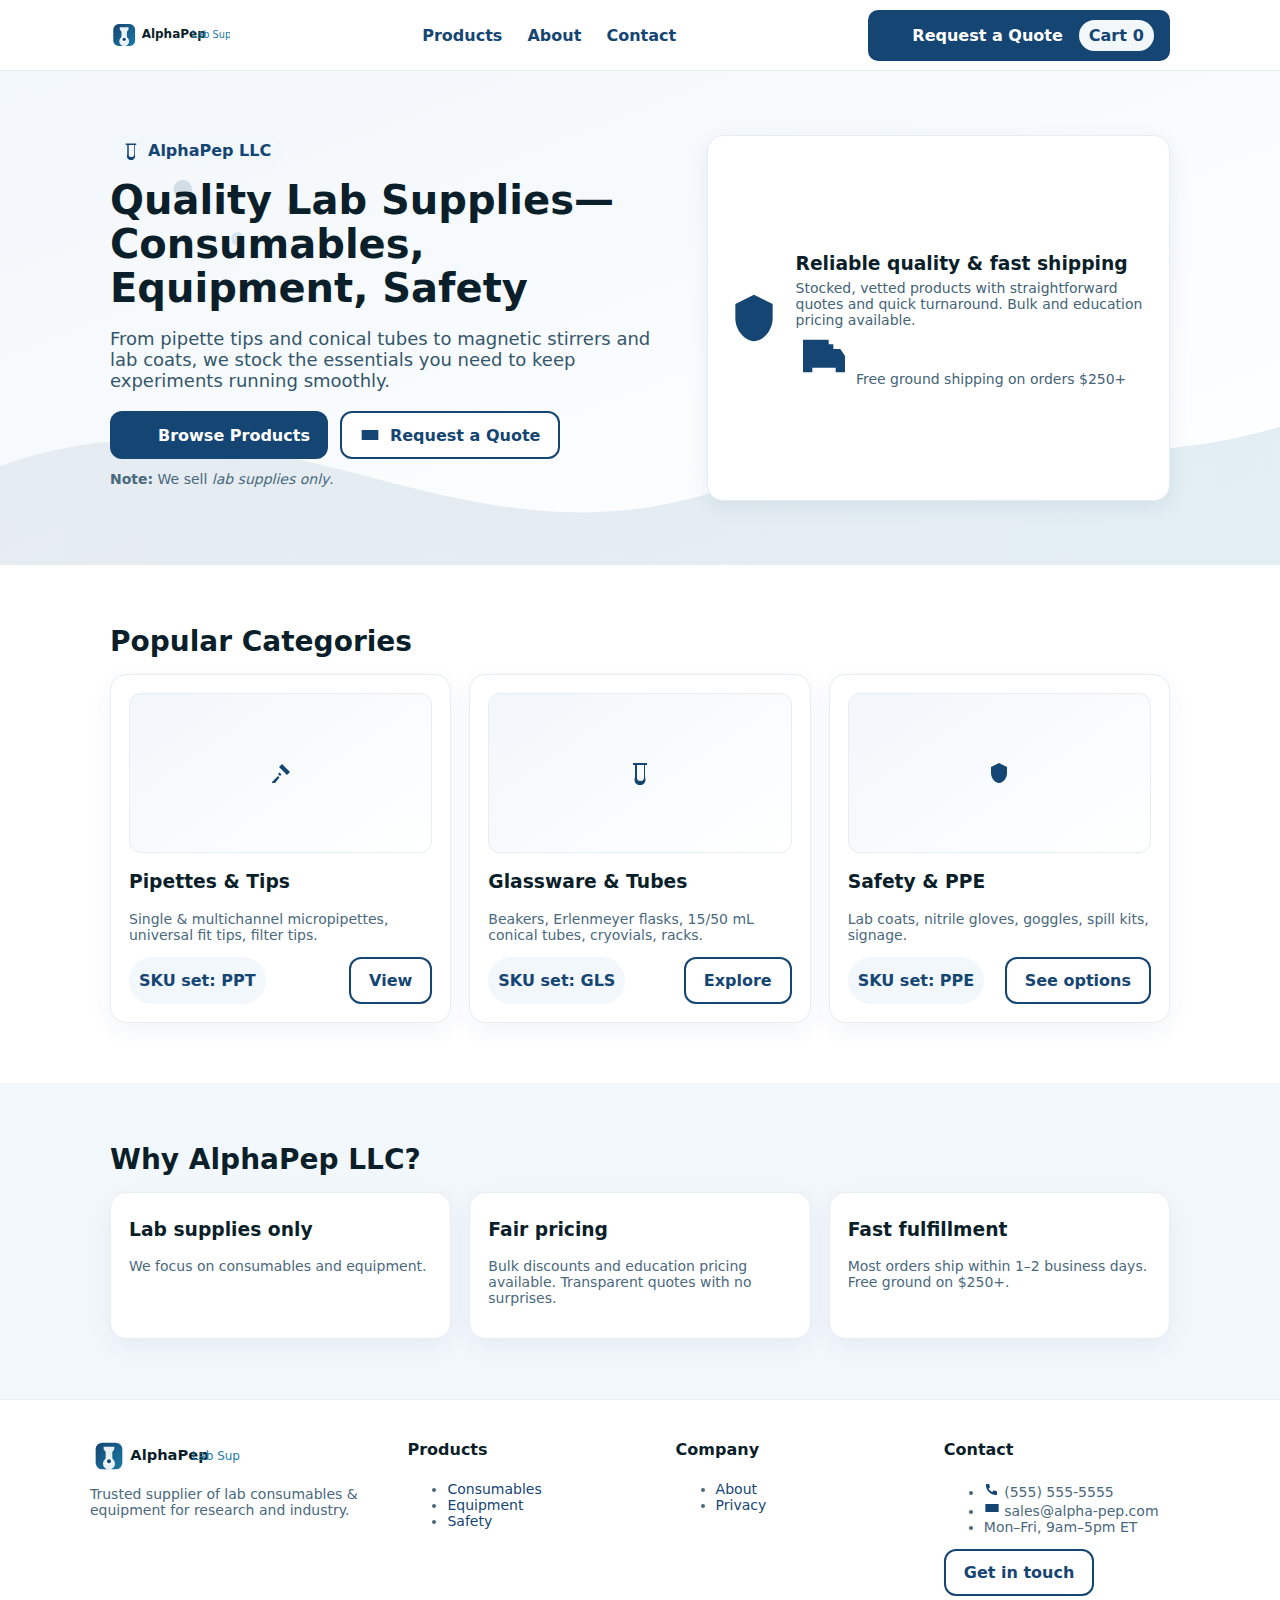
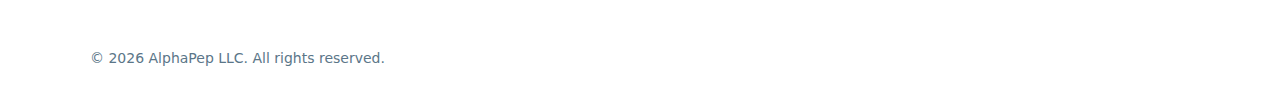
<file: index.html>
<!doctype html>
<html lang="en">
<head>
  <meta charset="utf-8">
  <meta name="viewport" content="width=device-width, initial-scale=1">
  <title>Lab Supplies for Research & Industry | AlphaPep LLC</title>
  <meta name="description" content="AlphaPep LLC is a lab supply company providing reliable consumables, basic equipment, and safety products.">
  <link rel="icon" href="/assets/img/favicon.svg" type="image/svg+xml">
  <link rel="apple-touch-icon" href="/assets/img/apple-touch-icon.png">
  <link rel="manifest" href="/site.webmanifest">
  <link href="/assets/css/styles.css" rel="stylesheet">
  <meta name="theme-color" content="#154573">
  <script defer src="/assets/js/main.js"></script>
  <script type="application/ld+json">
  {
    "@context": "https://schema.org",
    "@type": "Organization",
    "name": "AlphaPep LLC",
    "url": "https://alpha-pep.com",
    "logo": "/assets/img/logo.svg",
    "sameAs": [],
    "description": "Supplier of laboratory consumables and equipment."
  }
  </script>
</head>
<body>
<header>
  <div class="container nav">
    <a class="logo" href="/"><img src="/assets/img/logo.svg" alt="AlphaPep LLC logo" width="120" height="28"></a>
    <nav class="links" aria-label="Primary">
      <a href="/products.html">Products</a>
      <a href="/about.html">About</a>
      <a href="/contact.html">Contact</a>
    </nav>
    <a class="cta" href="/contact.html">
      <img src="/assets/img/icons/shield.svg" alt="" width="20" height="20"> Request a Quote
      <span class="badge" style="margin-left:8px;">Cart <span data-cart-count>0</span></span>
    </a>
  </div>
</header>

<main class="hero">
  <div class="container">
    <div class="inner">
      <div>
        <span class="tag"><img src="/assets/img/icons/beaker.svg" alt="" width="18" height="18"> AlphaPep LLC</span>
        <h1>Quality Lab Supplies—<br>Consumables, Equipment, Safety</h1>
        <p class="lead">From pipette tips and conical tubes to magnetic stirrers and lab coats, we stock the essentials you need to keep experiments running smoothly.</p>
        <div class="btns">
          <a class="btn primary" href="/products.html"><img src="/assets/img/icons/microscope.svg" alt="" width="20" height="20"> Browse Products</a>
          <a class="btn ghost" href="/contact.html"><img src="/assets/img/icons/mail.svg" alt="" width="20" height="20"> Request a Quote</a>
        </div>
        <p class="small" style="margin-top:12px;"><strong>Note:</strong> We sell <em>lab supplies only</em>.</p>
      </div>
      <div class="hero-card">
        <img src="/assets/img/icons/shield.svg" alt="" width="56" height="56">
        <div>
          <h3>Reliable quality & fast shipping</h3>
          <p>Stocked, vetted products with straightforward quotes and quick turnaround. Bulk and education pricing available.</p>
          <p class="small"><img src="/assets/img/icons/shipping.svg" alt="" width="16" height="16"> Free ground shipping on orders $250+</p>
        </div>
      </div>
    </div>
  </div>
</main>

<section class="section">
  <div class="container">
    <h2>Popular Categories</h2>
    <div class="grid-3 products">
      <div class="card product-card">
        <div class="thumb"><img src="/assets/img/icons/pipette.svg" alt=""></div>
        <div>
          <h3>Pipettes & Tips</h3>
          <p class="small">Single & multichannel micropipettes, universal fit tips, filter tips.</p>
          <div class="actions">
            <span class="badge">SKU set: PPT</span>
            <a class="btn ghost" href="/products.html#consumables">View</a>
          </div>
        </div>
      </div>
      <div class="card product-card">
        <div class="thumb"><img src="/assets/img/icons/beaker.svg" alt=""></div>
        <div>
          <h3>Glassware & Tubes</h3>
          <p class="small">Beakers, Erlenmeyer flasks, 15/50 mL conical tubes, cryovials, racks.</p>
          <div class="actions">
            <span class="badge">SKU set: GLS</span>
            <a class="btn ghost" href="/products.html#consumables">Explore</a>
          </div>
        </div>
      </div>
      <div class="card product-card">
        <div class="thumb"><img src="/assets/img/icons/shield.svg" alt=""></div>
        <div>
          <h3>Safety & PPE</h3>
          <p class="small">Lab coats, nitrile gloves, goggles, spill kits, signage.</p>
          <div class="actions">
            <span class="badge">SKU set: PPE</span>
            <a class="btn ghost" href="/products.html#safety">See options</a>
          </div>
        </div>
      </div>
    </div>
  </div>
</section>

<section class="section" style="background: var(--bg-soft);">
  <div class="container">
    <h2>Why AlphaPep LLC?</h2>
    <div class="grid-3">
      <div class="card">
        <h3>Lab supplies only</h3>
        <p class="small">We focus on consumables and equipment.</p>
      </div>
      <div class="card">
        <h3>Fair pricing</h3>
        <p class="small">Bulk discounts and education pricing available. Transparent quotes with no surprises.</p>
      </div>
      <div class="card">
        <h3>Fast fulfillment</h3>
        <p class="small">Most orders ship within 1–2 business days. Free ground on $250+.</p>
      </div>
    </div>
  </div>
</section>

<footer>
  <div class="container footer-inner">
    <div>
      <img src="/assets/img/logo.svg" width="150" height="32" alt="AlphaPep LLC">
      <p class="small" style="margin-top:10px;">Trusted supplier of lab consumables & equipment for research and industry.</p>
      <!-- Removed notice that mentioned peptides/chemicals/drugs -->
    </div>
    <div>
      <h4>Products</h4>
      <ul class="small">
        <li><a href="/products.html#consumables">Consumables</a></li>
        <li><a href="/products.html#equipment">Equipment</a></li>
        <li><a href="/products.html#safety">Safety</a></li>
      </ul>
    </div>
    <div>
      <h4>Company</h4>
      <ul class="small">
        <li><a href="/about.html">About</a></li>
        <li><a href="/privacy.html">Privacy</a></li>
      </ul>
    </div>
    <div>
      <h4>Contact</h4>
      <ul class="small">
        <li><img src="/assets/img/icons/phone.svg" alt="" width="16" height="16"> (555) 555-5555</li>
        <li><img src="/assets/img/icons/mail.svg" alt="" width="16" height="16"> sales@alpha-pep.com</li>
        <li>Mon–Fri, 9am–5pm ET</li>
      </ul>
      <a class="btn ghost" href="/contact.html">Get in touch</a>
    </div>
  </div>
  <div class="container footer-bottom">
    © <span id="year"></span> AlphaPep LLC. All rights reserved.
  </div>
</footer>
<script>
  document.getElementById('year').textContent = new Date().getFullYear();
</script>
</body>
</html>
</file>
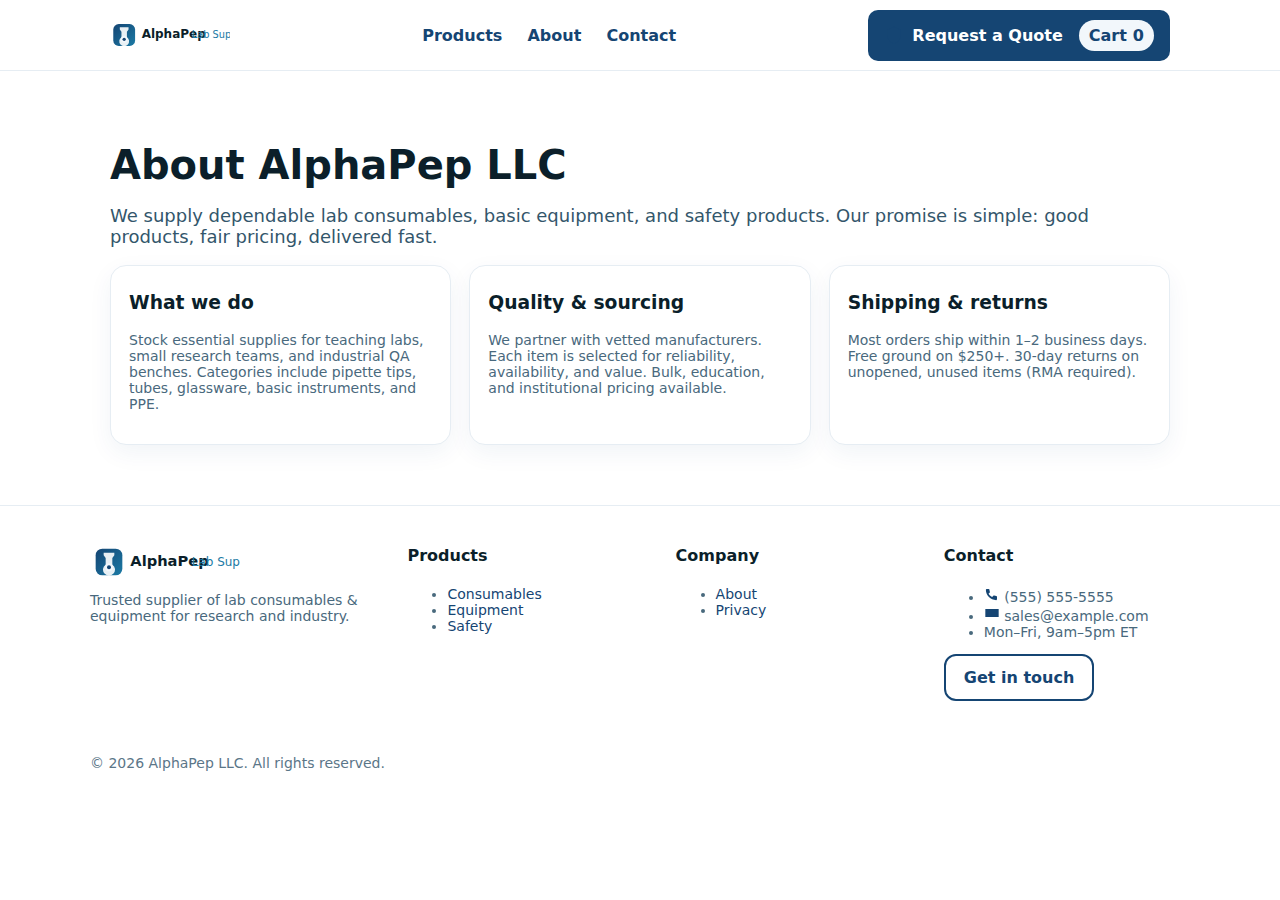
<file: about.html>
<!doctype html>
<html lang="en"><head>
  <meta charset="utf-8"><meta name="viewport" content="width=device-width,initial-scale=1">
  <title>About | AlphaPep LLC</title>
  <meta name="description" content="Learn about AlphaPep LLC—mission, quality standards, and what we do.">
  <link rel="icon" href="/assets/img/favicon.svg" type="image/svg+xml">
  <link rel="apple-touch-icon" href="/assets/img/apple-touch-icon.png">
  <link rel="manifest" href="/site.webmanifest">
  <link href="/assets/css/styles.css" rel="stylesheet">
  <meta name="theme-color" content="#154573">
  <script defer src="/assets/js/main.js"></script>
  <script type="application/ld+json">{
  "@context": "https://schema.org",
  "@type": "Organization",
  "name": "AlphaPep LLC",
  "url": "https://alpha-pep.com",
  "logo": "/assets/img/logo.svg",
  "sameAs": [],
  "description": "Supplier of laboratory consumables, basic equipment, and safety products."
}</script>
</head><body>
<header><div class="container nav">
  <a class="logo" href="/"><img src="/assets/img/logo.svg" alt="AlphaPep LLC logo" width="120" height="28"></a>
  <nav class="links" aria-label="Primary">
    <a href="/products.html">Products</a>
    <a href="/about.html">About</a>
    <a href="/contact.html">Contact</a>
  </nav>
  <a class="cta" href="/contact.html"><img src="/assets/img/icons/shield.svg" alt="" width="20" height="20"> Request a Quote
    <span class="badge" style="margin-left:8px;">Cart <span data-cart-count>0</span></span></a>
</div></header>

<main class="section"><div class="container">
  <h1>About AlphaPep LLC</h1>
  <p class="lead">We supply dependable lab consumables, basic equipment, and safety products. Our promise is simple: good products, fair pricing, delivered fast.</p>
  <div class="grid-3">
    <div class="card"><h3>What we do</h3><p class="small">Stock essential supplies for teaching labs, small research teams, and industrial QA benches. Categories include pipette tips, tubes, glassware, basic instruments, and PPE.</p></div>
    <div class="card"><h3>Quality & sourcing</h3><p class="small">We partner with vetted manufacturers. Each item is selected for reliability, availability, and value. Bulk, education, and institutional pricing available.</p></div>
    <div class="card"><h3>Shipping & returns</h3><p class="small">Most orders ship within 1–2 business days. Free ground on $250+. 30-day returns on unopened, unused items (RMA required).</p></div>
  </div>
</div></main>

<footer>
  <div class="container footer-inner">
    <div>
      <img src="/assets/img/logo.svg" width="150" height="32" alt="AlphaPep LLC">
      <p class="small" style="margin-top:10px;">Trusted supplier of lab consumables & equipment for research and industry.</p>
    </div>
    <div><h4>Products</h4><ul class="small">
      <li><a href="/products.html#consumables">Consumables</a></li>
      <li><a href="/products.html#equipment">Equipment</a></li>
      <li><a href="/products.html#safety">Safety</a></li>
    </ul></div>
    <div><h4>Company</h4><ul class="small">
      <li><a href="/about.html">About</a></li>
      <li><a href="/privacy.html">Privacy</a></li>
    </ul></div>
    <div><h4>Contact</h4><ul class="small">
      <li><img src="/assets/img/icons/phone.svg" alt="" width="16" height="16"> (555) 555-5555</li>
      <li><img src="/assets/img/icons/mail.svg" alt="" width="16" height="16"> sales@example.com</li>
      <li>Mon–Fri, 9am–5pm ET</li>
    </ul><a class="btn ghost" href="/contact.html">Get in touch</a></div>
  </div>
  <div class="container footer-bottom">© <span id="year"></span> AlphaPep LLC. All rights reserved.</div>
</footer>
<script>document.getElementById('year').textContent=new Date().getFullYear();</script>
</body></html>
</file>
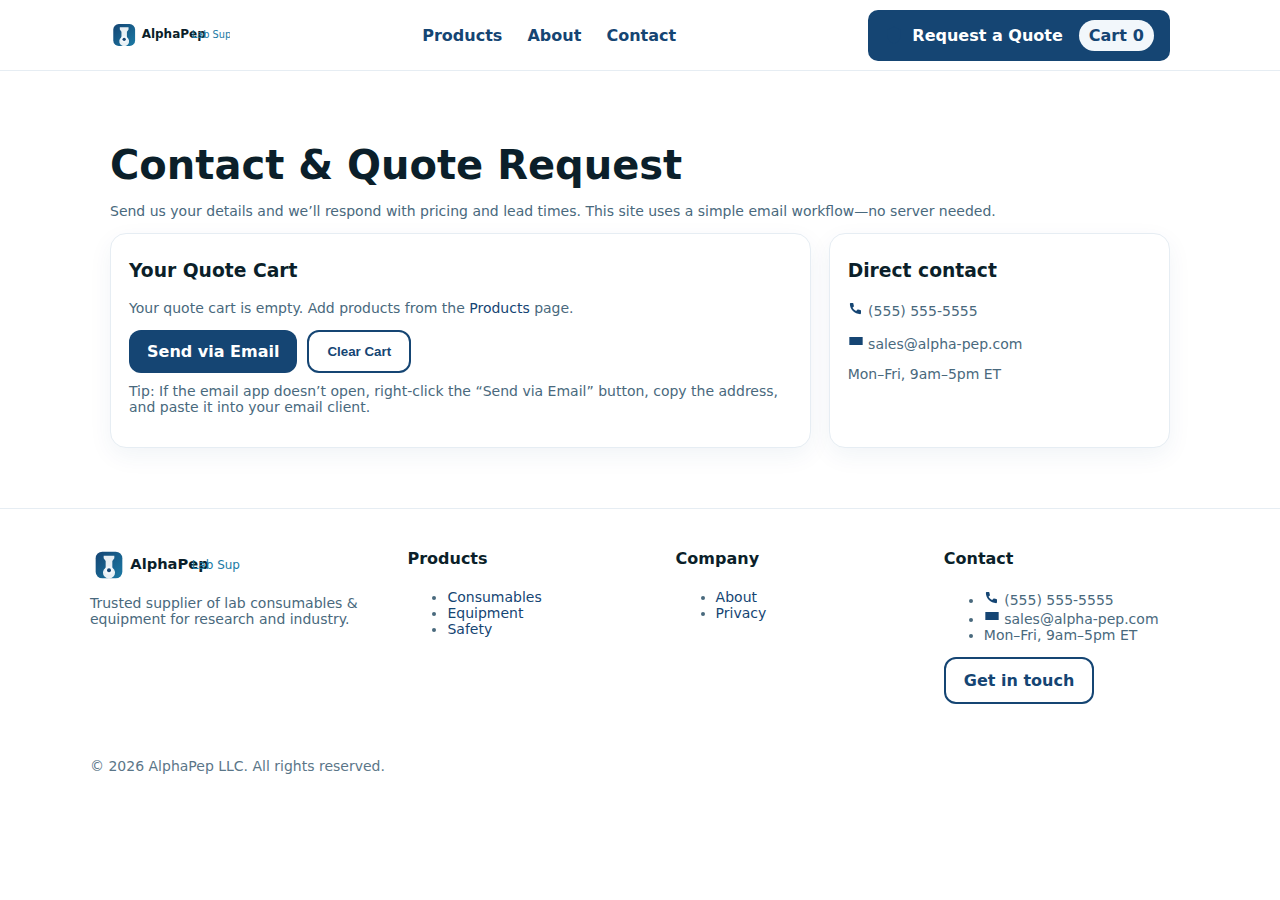
<file: contact.html>
<!doctype html>
<html lang="en">
<head>
  <meta charset="utf-8">
  <meta name="viewport" content="width=device-width, initial-scale=1">
  <title>Contact & Quotes | AlphaPep LLC</title>
  <meta name="description" content="Contact AlphaPep LLC for quotes and support. Send your quote cart via email (no server needed).">
  <link rel="icon" href="/assets/img/favicon.svg" type="image/svg+xml">
  <link rel="apple-touch-icon" href="/assets/img/apple-touch-icon.png">
  <link rel="manifest" href="/site.webmanifest">
  <link href="/assets/css/styles.css" rel="stylesheet">
  <meta name="theme-color" content="#154573">
  <script defer src="/assets/js/main.js"></script>
  <script type="application/ld+json">
  {
    "@context": "https://schema.org",
    "@type": "Organization",
    "name": "AlphaPep LLC",
    "url": "https://alpha-pep.com",
    "logo": "/assets/img/logo.svg",
    "sameAs": [],
    "description": "Supplier of laboratory consumables and equipment."
  }
  </script>
</head>
<body>
<header>
  <div class="container nav">
    <a class="logo" href="/"><img src="/assets/img/logo.svg" alt="AlphaPep LLC logo" width="120" height="28"></a>
    <nav class="links" aria-label="Primary">
      <a href="/products.html">Products</a>
      <a href="/about.html">About</a>
      <a href="/contact.html">Contact</a>
    </nav>
    <a class="cta" href="/contact.html">
      <img src="/assets/img/icons/shield.svg" alt="" width="20" height="20"> Request a Quote
      <span class="badge" style="margin-left:8px;">Cart <span data-cart-count>0</span></span>
    </a>
  </div>
</header>

<main class="section">
  <div class="container">
    <h1>Contact & Quote Request</h1>
    <p class="small">Send us your details and we’ll respond with pricing and lead times. This site uses a simple email workflow—no server needed.</p>

    <div class="grid-3">
      <div class="card" style="grid-column: span 2;">
        <h3>Your Quote Cart</h3>
        <div id="quote-list" class="small"></div>
        <div style="display:flex; gap:10px; margin-top:12px;">
          <a id="quote-mailto" class="btn primary" href="#">Send via Email</a>
          <button class="btn ghost" onclick="clearCart()">Clear Cart</button>
        </div>
        <p class="small" style="margin-top:10px;">Tip: If the email app doesn’t open, right-click the “Send via Email” button, copy the address, and paste it into your email client.</p>
      </div>
      <div class="card">
        <h3>Direct contact</h3>
        <p class="small"><img src="/assets/img/icons/phone.svg" alt="" width="16" height="16"> (555) 555-5555</p>
        <p class="small"><img src="/assets/img/icons/mail.svg" alt="" width="16" height="16"> sales@alpha-pep.com</p>
        <p class="small">Mon–Fri, 9am–5pm ET</p>
      </div>
    </div>
  </div>
</main>

<footer>
  <div class="container footer-inner">
    <div>
      <img src="/assets/img/logo.svg" width="150" height="32" alt="AlphaPep LLC">
      <p class="small" style="margin-top:10px;">Trusted supplier of lab consumables & equipment for research and industry.</p>
      <!-- Removed notice that mentioned peptides/chemicals/drugs -->
    </div>
    <div>
      <h4>Products</h4>
      <ul class="small">
        <li><a href="/products.html#consumables">Consumables</a></li>
        <li><a href="/products.html#equipment">Equipment</a></li>
        <li><a href="/products.html#safety">Safety</a></li>
      </ul>
    </div>
    <div>
      <h4>Company</h4>
      <ul class="small">
        <li><a href="/about.html">About</a></li>
        <li><a href="/privacy.html">Privacy</a></li>
      </ul>
    </div>
    <div>
      <h4>Contact</h4>
      <ul class="small">
        <li><img src="/assets/img/icons/phone.svg" alt="" width="16" height="16"> (555) 555-5555</li>
        <li><img src="/assets/img/icons/mail.svg" alt="" width="16" height="16"> sales@alpha-pep.com</li>
        <li>Mon–Fri, 9am–5pm ET</li>
      </ul>
      <a class="btn ghost" href="/contact.html">Get in touch</a>
    </div>
  </div>
  <div class="container footer-bottom">
    © <span id="year"></span> AlphaPep LLC. All rights reserved.
  </div>
</footer>
<script>
  document.getElementById('year').textContent = new Date().getFullYear();
</script>
</body>
</html>
</file>
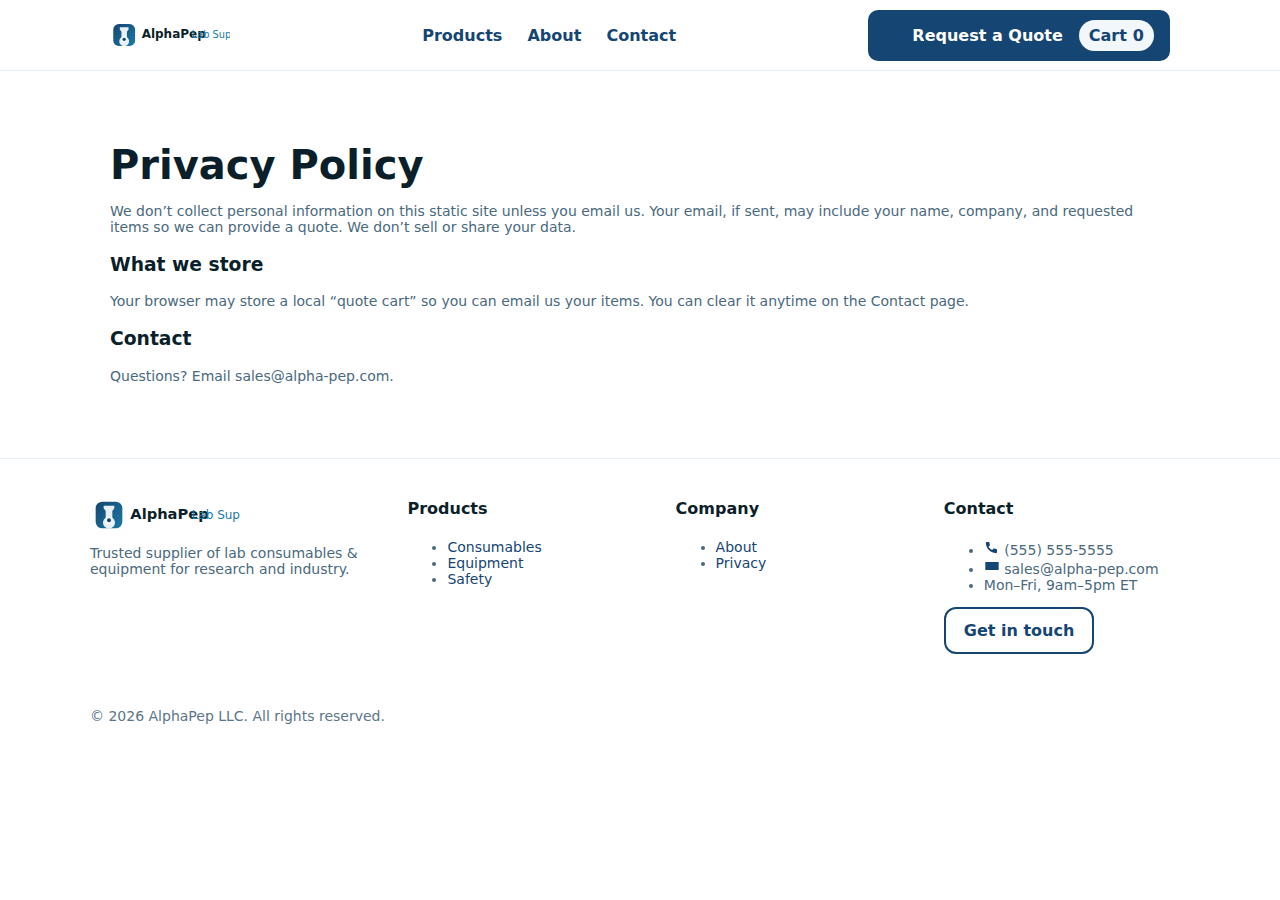
<file: privacy.html>
<!doctype html>
<html lang="en">
<head>
  <meta charset="utf-8">
  <meta name="viewport" content="width=device-width, initial-scale=1">
  <title>Privacy Policy | AlphaPep LLC</title>
  <meta name="description" content="AlphaPep LLC privacy policy for a static site (no trackers by default).">
  <link rel="icon" href="/assets/img/favicon.svg" type="image/svg+xml">
  <link rel="apple-touch-icon" href="/assets/img/apple-touch-icon.png">
  <link rel="manifest" href="/site.webmanifest">
  <link href="/assets/css/styles.css" rel="stylesheet">
  <meta name="theme-color" content="#154573">
  <script defer src="/assets/js/main.js"></script>
  <script type="application/ld+json">
  {
    "@context": "https://schema.org",
    "@type": "Organization",
    "name": "AlphaPep LLC",
    "url": "https://alpha-pep.com",
    "logo": "/assets/img/logo.svg",
    "sameAs": [],
    "description": "Supplier of laboratory consumables and equipment."
  }
  </script>
</head>
<body>
<header>
  <div class="container nav">
    <a class="logo" href="/"><img src="/assets/img/logo.svg" alt="AlphaPep LLC logo" width="120" height="28"></a>
    <nav class="links" aria-label="Primary">
      <a href="/products.html">Products</a>
      <a href="/about.html">About</a>
      <a href="/contact.html">Contact</a>
    </nav>
    <a class="cta" href="/contact.html">
      <img src="/assets/img/icons/shield.svg" alt="" width="20" height="20"> Request a Quote
      <span class="badge" style="margin-left:8px;">Cart <span data-cart-count>0</span></span>
    </a>
  </div>
</header>

<main class="section">
  <div class="container">
    <h1>Privacy Policy</h1>
    <p class="small">We don’t collect personal information on this static site unless you email us. Your email, if sent, may include your name, company, and requested items so we can provide a quote. We don’t sell or share your data.</p>
    <h3>What we store</h3>
    <p class="small">Your browser may store a local “quote cart” so you can email us your items. You can clear it anytime on the Contact page.</p>
    <h3>Contact</h3>
    <p class="small">Questions? Email sales@alpha-pep.com.</p>
  </div>
</main>

<footer>
  <div class="container footer-inner">
    <div>
      <img src="/assets/img/logo.svg" width="150" height="32" alt="AlphaPep LLC">
      <p class="small" style="margin-top:10px;">Trusted supplier of lab consumables & equipment for research and industry.</p>
      <!-- Removed notice that mentioned peptides/chemicals/drugs -->
    </div>
    <div>
      <h4>Products</h4>
      <ul class="small">
        <li><a href="/products.html#consumables">Consumables</a></li>
        <li><a href="/products.html#equipment">Equipment</a></li>
        <li><a href="/products.html#safety">Safety</a></li>
      </ul>
    </div>
    <div>
      <h4>Company</h4>
      <ul class="small">
        <li><a href="/about.html">About</a></li>
        <li><a href="/privacy.html">Privacy</a></li>
      </ul>
    </div>
    <div>
      <h4>Contact</h4>
      <ul class="small">
        <li><img src="/assets/img/icons/phone.svg" alt="" width="16" height="16"> (555) 555-5555</li>
        <li><img src="/assets/img/icons/mail.svg" alt="" width="16" height="16"> sales@alpha-pep.com</li>
        <li>Mon–Fri, 9am–5pm ET</li>
      </ul>
      <a class="btn ghost" href="/contact.html">Get in touch</a>
    </div>
  </div>
  <div class="container footer-bottom">
    © <span id="year"></span> AlphaPep LLC. All rights reserved.
  </div>
</footer>
<script>
  document.getElementById('year').textContent = new Date().getFullYear();
</script>
</body>
</html>
</file>
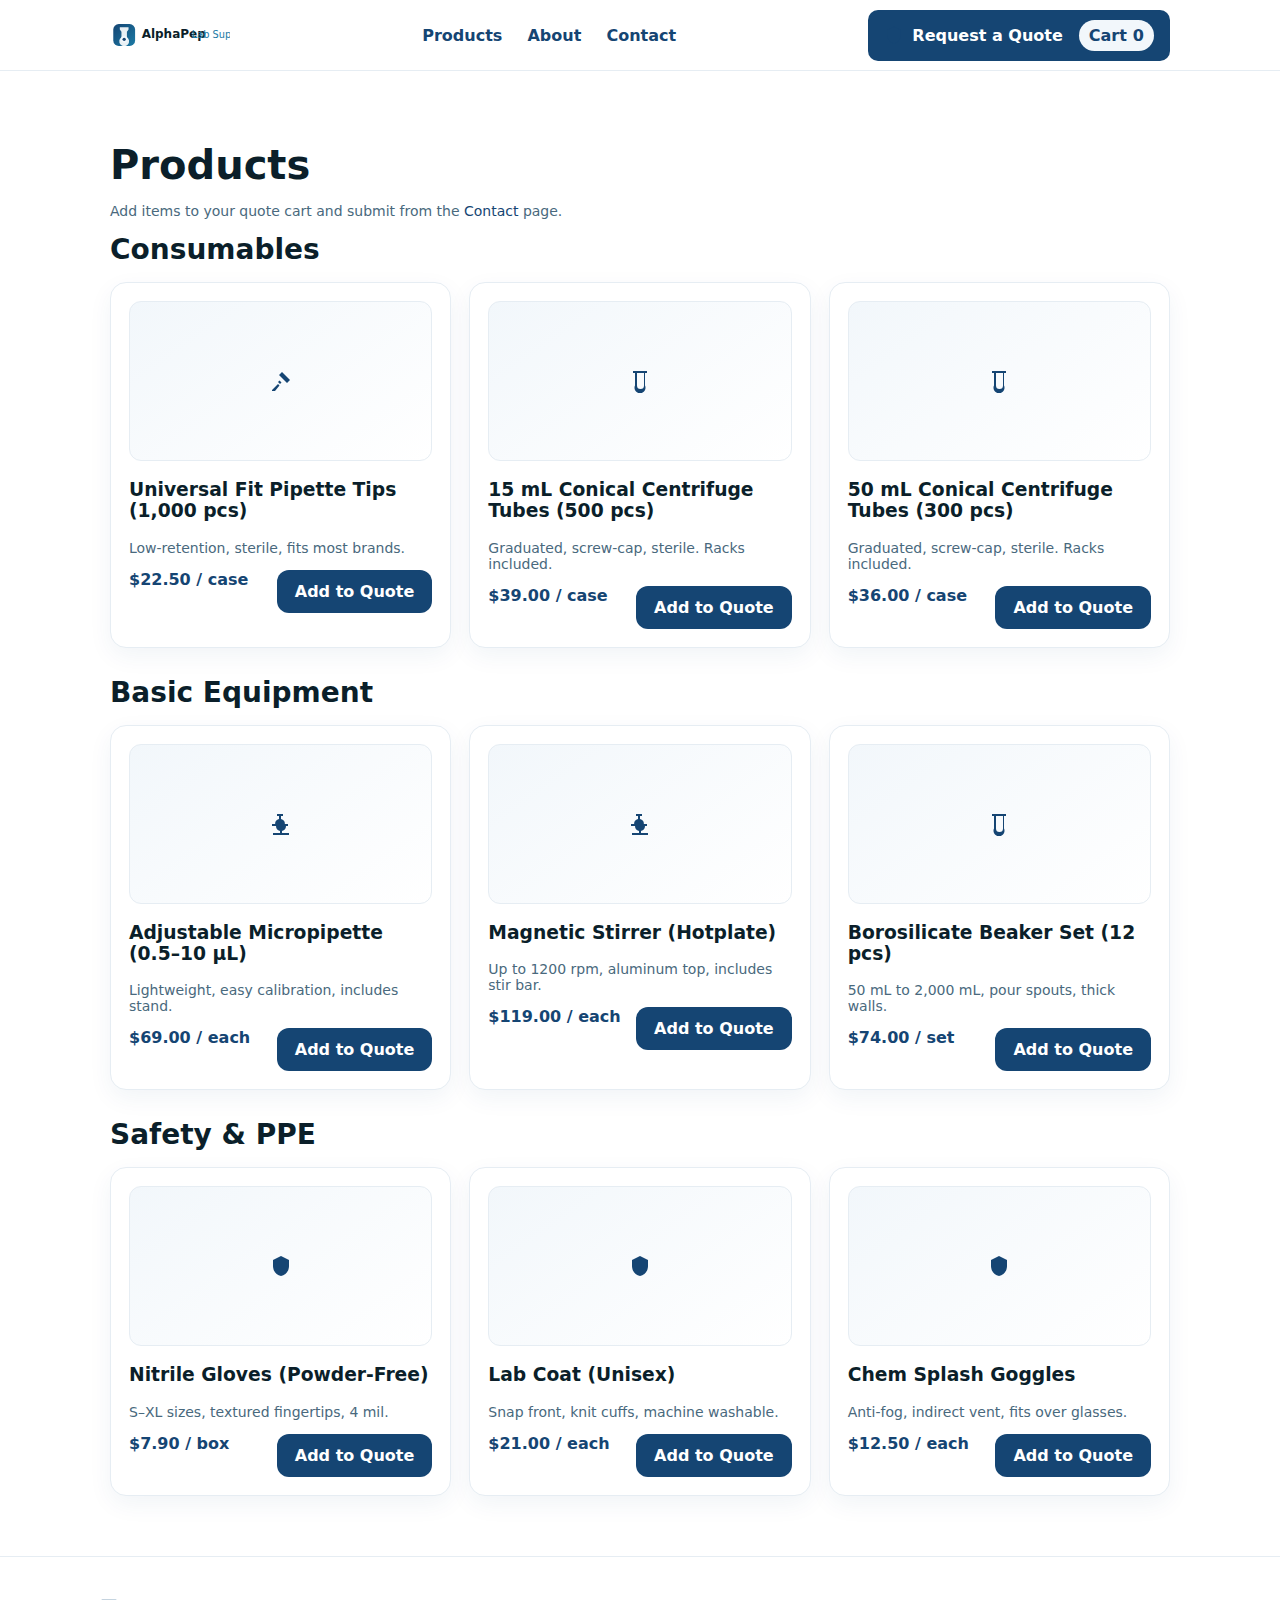
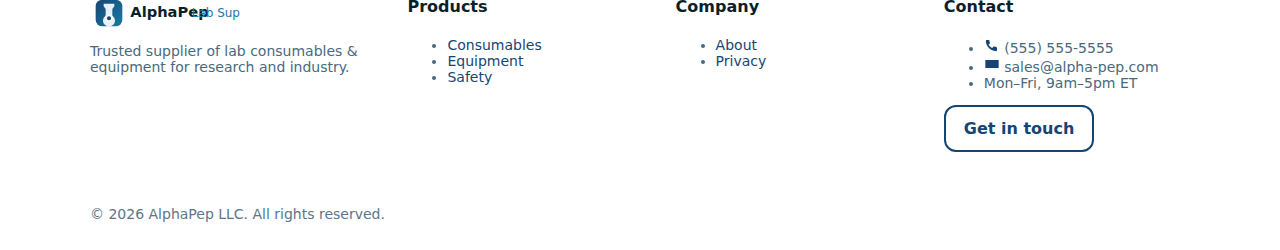
<file: products.html>
<!doctype html>
<html lang="en">
<head>
  <meta charset="utf-8">
  <meta name="viewport" content="width=device-width, initial-scale=1">
  <title>Products | AlphaPep LLC</title>
  <meta name="description" content="Consumables, basic equipment, and safety supplies.">
  <link rel="icon" href="/assets/img/favicon.svg" type="image/svg+xml">
  <link rel="apple-touch-icon" href="/assets/img/apple-touch-icon.png">
  <link rel="manifest" href="/site.webmanifest">
  <link href="/assets/css/styles.css" rel="stylesheet">
  <meta name="theme-color" content="#154573">
  <script defer src="/assets/js/main.js"></script>
  <script type="application/ld+json">
  {
    "@context": "https://schema.org",
    "@type": "Organization",
    "name": "AlphaPep LLC",
    "url": "https://alpha-pep.com",
    "logo": "/assets/img/logo.svg",
    "sameAs": [],
    "description": "Supplier of laboratory consumables and equipment."
  }
  </script>
</head>
<body>
<header>
  <div class="container nav">
    <a class="logo" href="/"><img src="/assets/img/logo.svg" alt="AlphaPep LLC logo" width="120" height="28"></a>
    <nav class="links" aria-label="Primary">
      <a href="/products.html">Products</a>
      <a href="/about.html">About</a>
      <a href="/contact.html">Contact</a>
    </nav>
    <a class="cta" href="/contact.html">
      <img src="/assets/img/icons/shield.svg" alt="" width="20" height="20"> Request a Quote
      <span class="badge" style="margin-left:8px;">Cart <span data-cart-count>0</span></span>
    </a>
  </div>
</header>

<main class="section">
  <div class="container products">
    <h1>Products</h1>
    <p class="small">Add items to your quote cart and submit from the <a href="/contact.html">Contact</a> page.</p>

    <h2 id="consumables">Consumables</h2>
    <div class="grid-3">
      <div class="card product-card">
        <div class="thumb"><img src="/assets/img/icons/pipette.svg" alt=""></div>
        <div>
          <h3>Universal Fit Pipette Tips (1,000 pcs)</h3>
          <p class="small">Low-retention, sterile, fits most brands.</p>
          <div class="actions">
            <span class="price">$22.50 / case</span>
            <a class="btn primary" href="javascript:void(0)" onclick="addToCart({id:'ppt-1000', sku:'PPT-1000', name:'Universal Fit Pipette Tips (1,000 pcs)', qty:1})">Add to Quote</a>
          </div>
        </div>
      </div>
      <div class="card product-card">
        <div class="thumb"><img src="/assets/img/icons/beaker.svg" alt=""></div>
        <div>
          <h3>15 mL Conical Centrifuge Tubes (500 pcs)</h3>
          <p class="small">Graduated, screw-cap, sterile. Racks included.</p>
          <div class="actions">
            <span class="price">$39.00 / case</span>
            <a class="btn primary" href="javascript:void(0)" onclick="addToCart({id:'ct15-500', sku:'CT15-500', name:'15 mL Conical Centrifuge Tubes (500 pcs)', qty:1})">Add to Quote</a>
          </div>
        </div>
      </div>
      <div class="card product-card">
        <div class="thumb"><img src="/assets/img/icons/beaker.svg" alt=""></div>
        <div>
          <h3>50 mL Conical Centrifuge Tubes (300 pcs)</h3>
          <p class="small">Graduated, screw-cap, sterile. Racks included.</p>
          <div class="actions">
            <span class="price">$36.00 / case</span>
            <a class="btn primary" href="javascript:void(0)" onclick="addToCart({id:'ct50-300', sku:'CT50-300', name:'50 mL Conical Centrifuge Tubes (300 pcs)', qty:1})">Add to Quote</a>
          </div>
        </div>
      </div>
    </div>

    <h2 id="equipment" style="margin-top:28px;">Basic Equipment</h2>
    <div class="grid-3">
      <div class="card product-card">
        <div class="thumb"><img src="/assets/img/icons/microscope.svg" alt=""></div>
        <div>
          <h3>Adjustable Micropipette (0.5–10 μL)</h3>
          <p class="small">Lightweight, easy calibration, includes stand.</p>
          <div class="actions">
            <span class="price">$69.00 / each</span>
            <a class="btn primary" href="javascript:void(0)" onclick="addToCart({id:'mp-001', sku:'MP-001', name:'Adjustable Micropipette (0.5–10 μL)', qty:1})">Add to Quote</a>
          </div>
        </div>
      </div>
      <div class="card product-card">
        <div class="thumb"><img src="/assets/img/icons/microscope.svg" alt=""></div>
        <div>
          <h3>Magnetic Stirrer (Hotplate)</h3>
          <p class="small">Up to 1200 rpm, aluminum top, includes stir bar.</p>
          <div class="actions">
            <span class="price">$119.00 / each</span>
            <a class="btn primary" href="javascript:void(0)" onclick="addToCart({id:'stir-001', sku:'STIR-001', name:'Magnetic Stirrer (Hotplate)', qty:1})">Add to Quote</a>
          </div>
        </div>
      </div>
      <div class="card product-card">
        <div class="thumb"><img src="/assets/img/icons/beaker.svg" alt=""></div>
        <div>
          <h3>Borosilicate Beaker Set (12 pcs)</h3>
          <p class="small">50 mL to 2,000 mL, pour spouts, thick walls.</p>
          <div class="actions">
            <span class="price">$74.00 / set</span>
            <a class="btn primary" href="javascript:void(0)" onclick="addToCart({id:'bkr-012', sku:'BKR-012', name:'Borosilicate Beaker Set (12 pcs)', qty:1})">Add to Quote</a>
          </div>
        </div>
      </div>
    </div>

    <h2 id="safety" style="margin-top:28px;">Safety & PPE</h2>
    <div class="grid-3">
      <div class="card product-card">
        <div class="thumb"><img src="/assets/img/icons/shield.svg" alt=""></div>
        <div>
          <h3>Nitrile Gloves (Powder-Free)</h3>
          <p class="small">S–XL sizes, textured fingertips, 4 mil.</p>
          <div class="actions">
            <span class="price">$7.90 / box</span>
            <a class="btn primary" href="javascript:void(0)" onclick="addToCart({id:'glv-100', sku:'GLV-100', name:'Nitrile Gloves (Powder-Free)', qty:1})">Add to Quote</a>
          </div>
        </div>
      </div>
      <div class="card product-card">
        <div class="thumb"><img src="/assets/img/icons/shield.svg" alt=""></div>
        <div>
          <h3>Lab Coat (Unisex)</h3>
          <p class="small">Snap front, knit cuffs, machine washable.</p>
          <div class="actions">
            <span class="price">$21.00 / each</span>
            <a class="btn primary" href="javascript:void(0)" onclick="addToCart({id:'coat-001', sku:'COAT-001', name:'Lab Coat (Unisex)', qty:1})">Add to Quote</a>
          </div>
        </div>
      </div>
      <div class="card product-card">
        <div class="thumb"><img src="/assets/img/icons/shield.svg" alt=""></div>
        <div>
          <h3>Chem Splash Goggles</h3>
          <p class="small">Anti-fog, indirect vent, fits over glasses.</p>
          <div class="actions">
            <span class="price">$12.50 / each</span>
            <a class="btn primary" href="javascript:void(0)" onclick="addToCart({id:'gog-001', sku:'GOG-001', name:'Chem Splash Goggles', qty:1})">Add to Quote</a>
          </div>
        </div>
      </div>
    </div>
  </div>
</main>

<footer>
  <div class="container footer-inner">
    <div>
      <img src="/assets/img/logo.svg" width="150" height="32" alt="AlphaPep LLC">
      <p class="small" style="margin-top:10px;">Trusted supplier of lab consumables & equipment for research and industry.</p>
      <!-- Removed notice that mentioned peptides/chemicals/drugs -->
    </div>
    <div>
      <h4>Products</h4>
      <ul class="small">
        <li><a href="/products.html#consumables">Consumables</a></li>
        <li><a href="/products.html#equipment">Equipment</a></li>
        <li><a href="/products.html#safety">Safety</a></li>
      </ul>
    </div>
    <div>
      <h4>Company</h4>
      <ul class="small">
        <li><a href="/about.html">About</a></li>
        <li><a href="/privacy.html">Privacy</a></li>
      </ul>
    </div>
    <div>
      <h4>Contact</h4>
      <ul class="small">
        <li><img src="/assets/img/icons/phone.svg" alt="" width="16" height="16"> (555) 555-5555</li>
        <li><img src="/assets/img/icons/mail.svg" alt="" width="16" height="16"> sales@alpha-pep.com</li>
        <li>Mon–Fri, 9am–5pm ET</li>
      </ul>
      <a class="btn ghost" href="/contact.html">Get in touch</a>
    </div>
  </div>
  <div class="container footer-bottom">
    © <span id="year"></span> AlphaPep LLC. All rights reserved.
  </div>
</footer>
<script>
  document.getElementById('year').textContent = new Date().getFullYear();
</script>
</body>
</html>
</file>
<file: assets/css/styles.css>
:root {
  --primary: #154573;
  --accent: #1b7aa5;
  --bg-soft: #f2f7fb;
  --text: #0b1f2a;
}

* { box-sizing: border-box; }
html, body { margin: 0; padding: 0; font-family: "Segoe UI", system-ui, -apple-system, Roboto, Arial, sans-serif; color: var(--text); }
a { color: var(--primary); text-decoration: none; }
a:hover { text-decoration: underline; }
.container { max-width: 1100px; margin: 0 auto; padding: 0 20px; }

header { position: sticky; top: 0; z-index: 20; background: #fff; border-bottom: 1px solid #e6edf3; }
.nav { display: flex; align-items: center; justify-content: space-between; height: 70px; gap: 16px; }
.nav a.logo { display: inline-flex; align-items: center; gap: 10px; font-weight: 800; font-size: 18px; color: var(--text); text-decoration: none; }
.nav .links a { margin: 0 10px; font-weight: 600; }
.nav .cta { display: inline-flex; align-items: center; gap: 8px; padding: 10px 16px; background: var(--primary); color: #fff; border-radius: 10px; font-weight: 700; }
.nav .cta:hover { background: #0f3a5b; text-decoration: none; }

.hero { background: url('/assets/img/illustrations/hero-bg.svg') no-repeat center/cover; }
.hero .inner { display: grid; grid-template-columns: 1.1fr 0.9fr; gap: 30px; padding: 64px 0; }
.tag { display: inline-flex; align-items: center; gap: 8px; padding: 6px 12px; background: var(--bg-soft); border-radius: 999px; color: var(--primary); font-weight: 700; }
h1 { font-size: 40px; line-height: 1.1; margin: 12px 0 16px; }
p.lead { font-size: 18px; color: #33566b; }
.btns { display: flex; gap: 12px; margin-top: 20px; }
.btn { display: inline-flex; align-items: center; gap: 10px; padding: 12px 18px; border-radius: 12px; font-weight: 800; }
.btn.primary { background: var(--primary); color: #fff; }
.btn.primary:hover { background: #0f3a5b; text-decoration: none; }
.btn.ghost { background: #fff; border: 2px solid var(--primary); color: var(--primary); }
.btn.ghost:hover { background: var(--bg-soft); text-decoration: none; }

.hero-card { background: #fff; border: 1px solid #e6edf3; border-radius: 16px; padding: 18px; display: grid; grid-template-columns: 56px 1fr; gap: 14px; align-items: center; box-shadow: 0 6px 20px rgba(21,69,115,0.08); }
.hero-card img { width: 56px; height: 56px; }
.hero-card h3 { margin: 4px 0 6px; }
.hero-card p { margin: 0; color: #446476; font-size: 14px; }

.section { padding: 60px 0; }
.section h2 { font-size: 28px; margin: 0 0 16px; }
.grid-3 { display: grid; grid-template-columns: repeat(3, 1fr); gap: 18px; }
.card { background: #fff; border: 1px solid #e6edf3; border-radius: 16px; padding: 18px; box-shadow: 0 8px 24px rgba(21,69,115,0.06); }
.card h3 { margin-top: 8px; }
.small { color: #49697d; font-size: 14px; }

.products .product-card { display: grid; grid-template-rows: 160px auto; gap: 10px; }
.products .thumb { border-radius: 12px; background: linear-gradient(145deg, var(--bg-soft), #fff); border: 1px solid #e6edf3; display: grid; place-items: center; }
.products .thumb svg { width: 90px; height: 90px; opacity: 0.9; }
.price { font-weight: 800; color: var(--primary); }
.actions { display: flex; justify-content: space-between; gap: 10px; margin-top: 8px; }
.badge { display: inline-flex; align-items: center; gap: 6px; padding: 6px 10px; background: var(--bg-soft); color: var(--primary); font-weight: 700; border-radius: 999px; }

.notice { padding: 14px 16px; border-radius: 12px; background: #fff6e5; border: 1px solid #ffe3b2; color: #8a5a00; font-weight: 600; }

footer { border-top: 1px solid #e6edf3; background: #fff; }
.footer-inner { display: grid; grid-template-columns: 1.2fr 1fr 1fr 1fr; gap: 22px; padding: 40px 0; }
.footer-inner h4 { margin-top: 0; }
.footer-bottom { padding: 14px 0 28px; color: #5b7688; font-size: 14px; }

@media (max-width: 900px) {
  .hero .inner { grid-template-columns: 1fr; }
  .grid-3 { grid-template-columns: 1fr; }
  .footer-inner { grid-template-columns: 1fr; }
}
</file>
